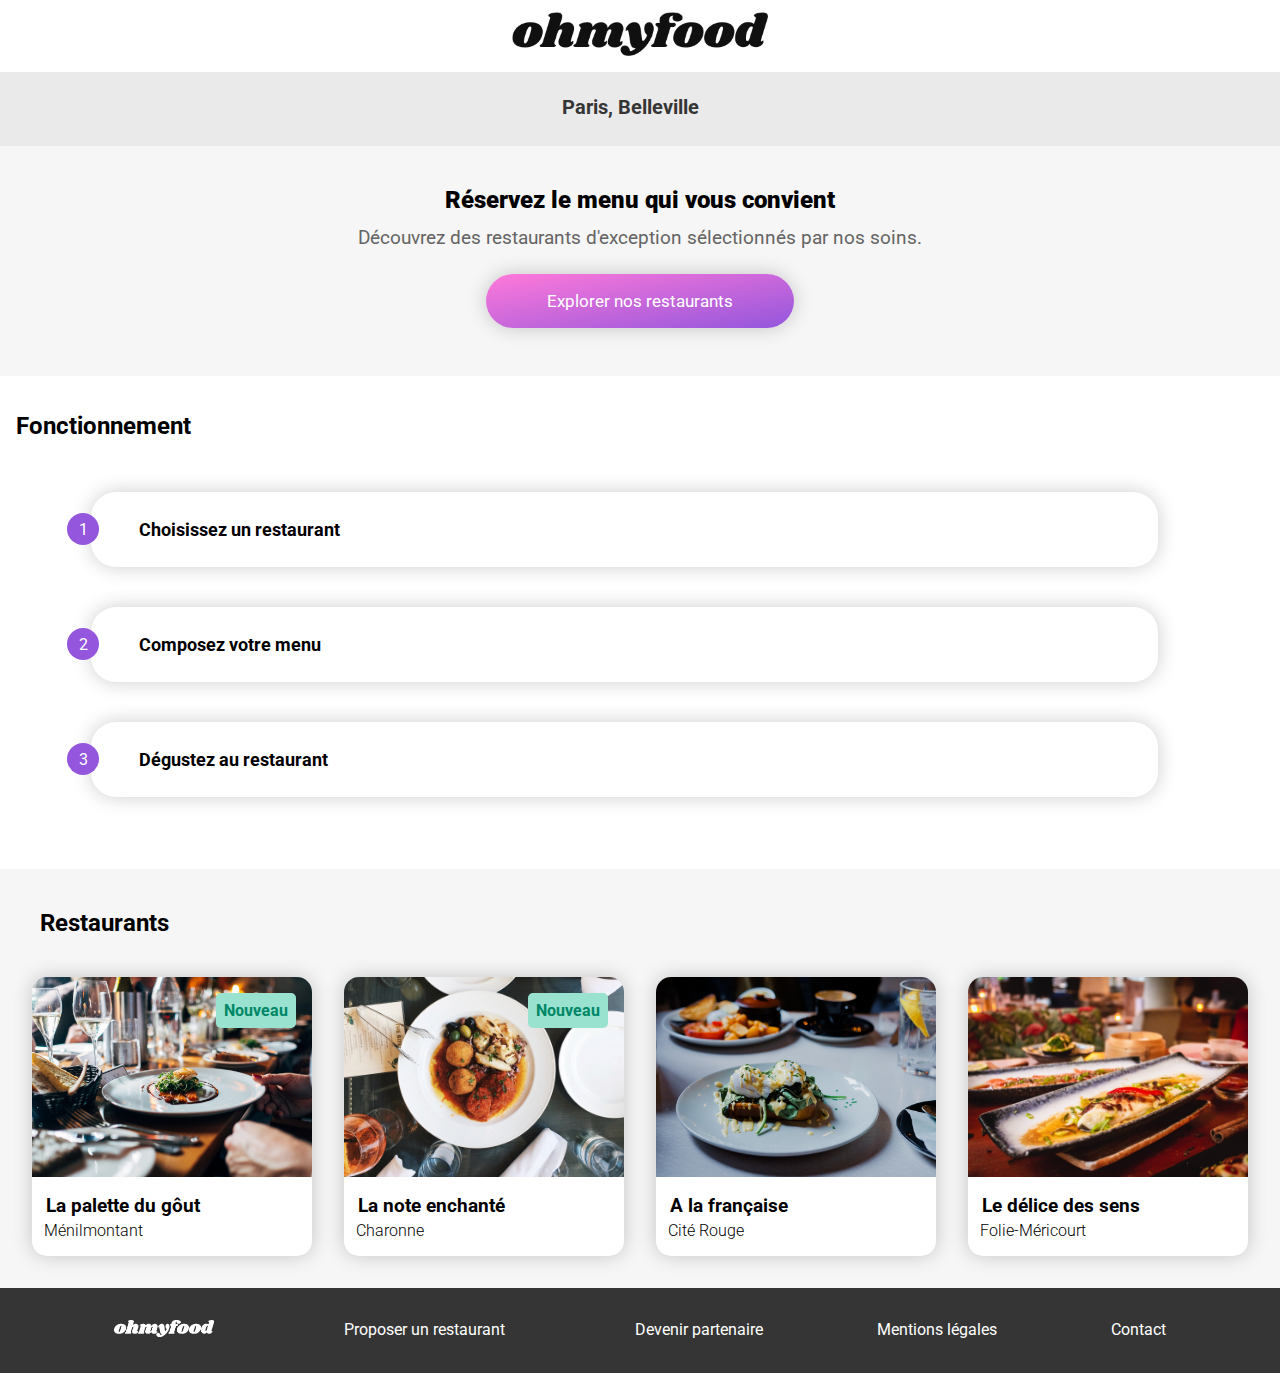
<file: index.html>
<!DOCTYPE html>
<html lang="fr">
<head>
    <meta charset="UTF-8">
    <meta name="viewport" content="width=*, initial-scale=1.0">
    <meta name="description" content="Réservez votre menu dans votre restaurant préférez avec OhMyFood"> 
    <title>OhMyFood</title>
    <link rel="stylesheet" href="css/style.css">
    <link rel="stylesheet" href="https://cdnjs.cloudflare.com/ajax/libs/font-awesome/5.15.1/css/all.min.css" integrity="sha512-+4zCK9k+qNFUR5X+cKL9EIR+ZOhtIloNl9GIKS57V1MyNsYpYcUrUeQc9vNfzsWfV28IaLL3i96P9sdNyeRssA==" crossorigin="anonymous" />
    <link href="https://fonts.googleapis.com/css2?family=Roboto:wght@100;300;400;500;700;900&display=swap" rel="stylesheet">
</head>
<body>

    <div id="spinner">
        <i class="fas fa-hamburger"></i>
    </div>

    
    <div id="logoContainer">
      <img id="logo" src="img/logo.png" alt="Logo">
    </div>
   
    <header>

        <div id="localisation">
            <i class="fas fa-map-marker-alt"></i><input type="text" placeholder="Paris, Belleville">
        </div>

        <div id="subHeader">

            <h1>
                Réservez le menu qui vous convient
            </h1>

            <h2>
                Découvrez des restaurants d'exception sélectionnés par nos soins.
            </h2>


            <button class="btn">
                Explorer nos restaurants 
            </button>
            
        </div>

    </header>

    <section id="fonctionnement">
        
        <h2>
            Fonctionnement
        </h2>

        <ul>
            <li>
                <span>1</span><i class="fas fa-mobile-alt"></i><h3>Choisissez un restaurant</h3>
            </li>
            <li>
                <span>2</span><i class="fas fa-list-ul"></i><h3>Composez votre menu</h3>
            </li>
            <li>
                <span>3</span><i class="fas fa-store"></i><h3>Dégustez au restaurant</h3>
            </li>
        </ul>
    

    </section>

    <main id="restaurants">

        <h2>Restaurants</h2>
        <div>

            <section class="card">
           
                <a href="palette.html" >
                    
                    <img src="img/palette.jpg" alt="La palette du gôut">
                    <span>Nouveau</span>
             
                </a>

                <h3>La palette du gôut</h3>

                <input id="toggle-heart" type="checkbox"/>
                <label for="toggle-heart" aria-label="like">
                    <i class="far fa-heart emptyHeart"></i><i class="fas fa-heart fullHeart "></i>
                </label>

                <p>Ménilmontant</p>

            </section>


            <section class="card">
               
                <a href="enchante.html" >
                    
                    <img src="img/note.jpg" alt="La note ecnhanté">
                    <span>Nouveau</span>
                </a>
                    <h3>La note enchanté</h3>
                  
                    <input id="toggle-heart1" type="checkbox"/>
                    <label for="toggle-heart1" aria-label="like">
                        <i class="far fa-heart emptyHeart"></i><i class="fas fa-heart fullHeart "></i>
                    </label>

                    <p>Charonne</p>
                
            </section>
            
            <section class="card">
              
                <a href="francaise.html">
                    <img src="img/français.jpg" alt="A la française">
                </a>
              
                <h3>A la française</h3>
              
                <input id="toggle-heart2" type="checkbox"/>
                <label for="toggle-heart2" aria-label="like">
                    <i class="far fa-heart emptyHeart"></i><i class="fas fa-heart fullHeart "></i>
                </label>
                
                <p>Cité Rouge</p>
              
                
            </section>
            
            <section class="card">
              
                <a href="delice.html">
                    
                    <img src="img/délice.jpg" alt="Le délice des sens">
                </a>
                
                <h3>Le délice des sens</h3>
              
                <input id="toggle-heart3" type="checkbox"/>
                <label for="toggle-heart3" aria-label="like">
                    <i class="far fa-heart emptyHeart"></i><i class="fas fa-heart fullHeart "></i>
                </label>
               
                <p>Folie-Méricourt</p>
                
            </section>
       
        </div>

    </main>

    <footer>

        <ul>
            <li><img id="logoFooter" src="img/ohmyfoodwhite.png" alt="Logo"></li>
            <li><i class="fas fa-utensils"></i>Proposer un restaurant</li>
            <li><i class="fas fa-hands-helping"></i>Devenir partenaire</li>
            <li>Mentions légales</li>
            <li><address><a id="contact" href="mailto:OhMyFood@gmail.com">Contact</a></address></li>
            
        </ul>

    </footer>



</body>
</html>
</file>
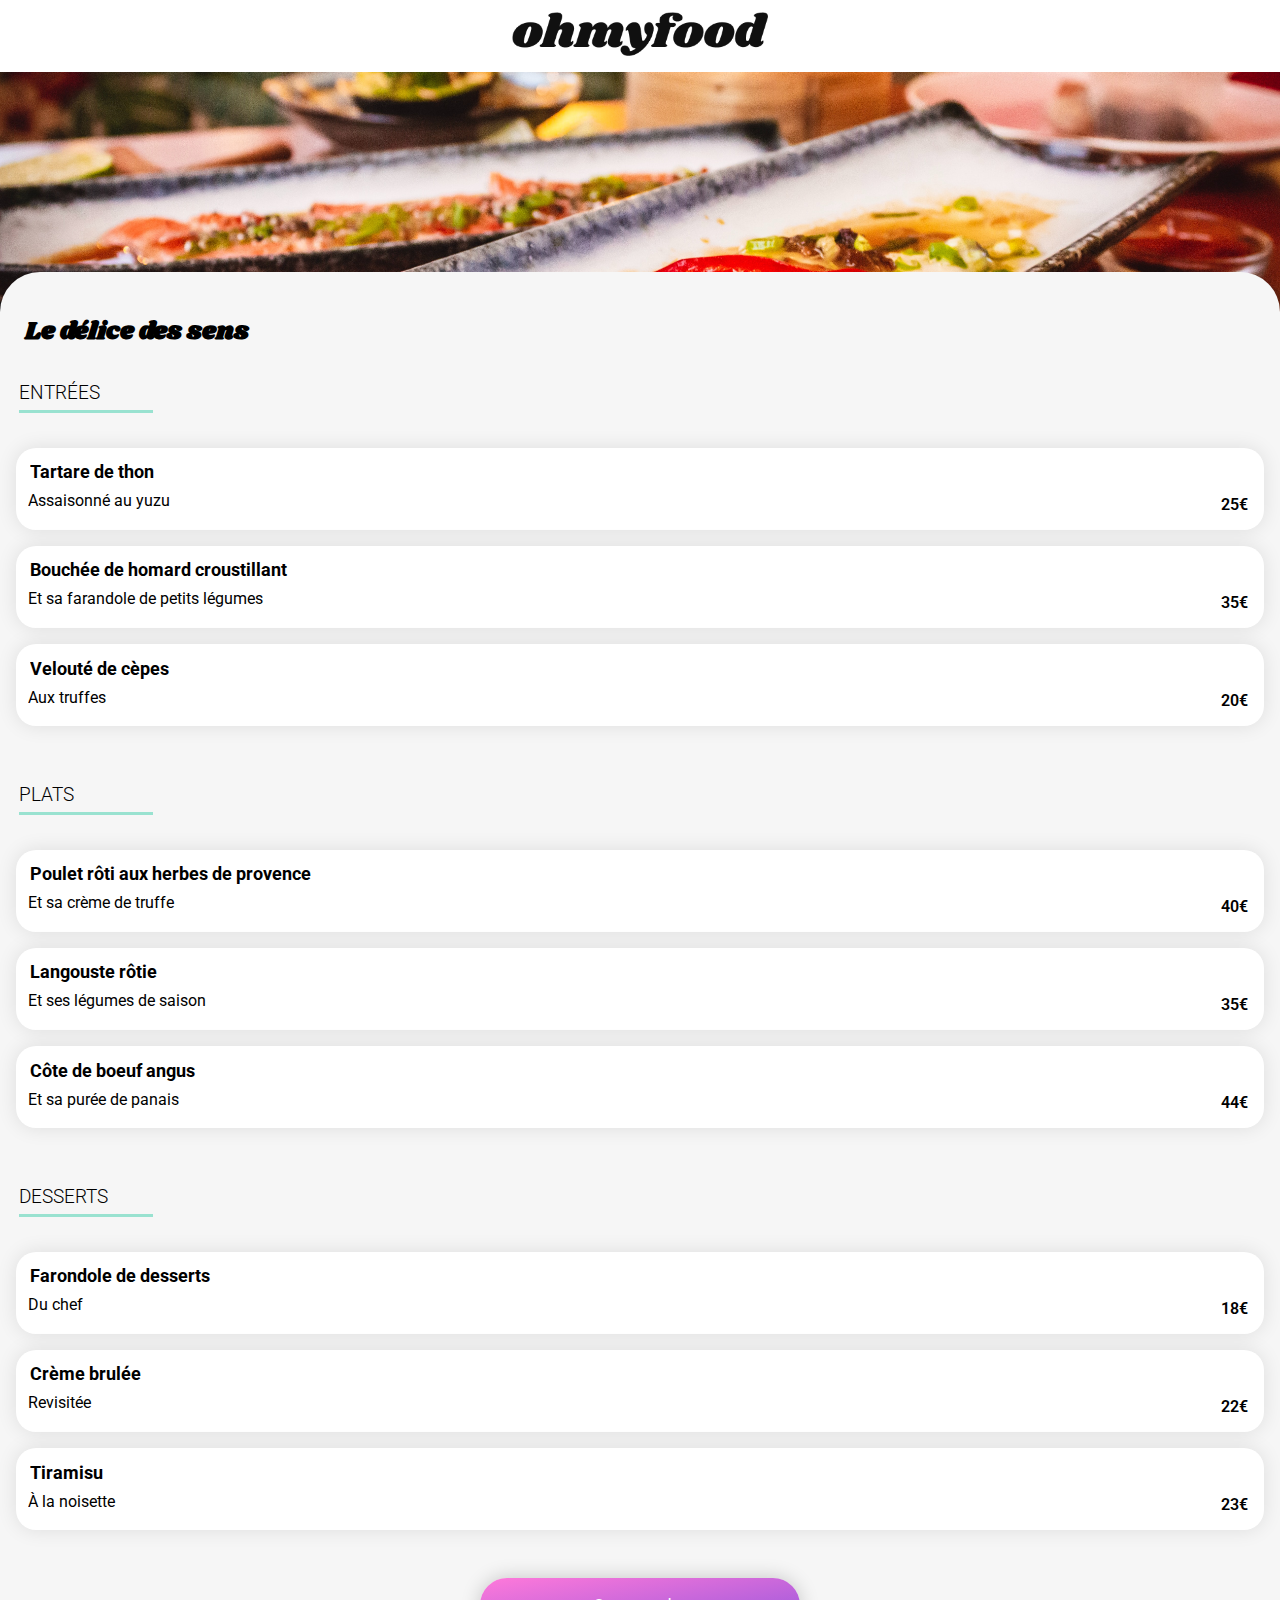
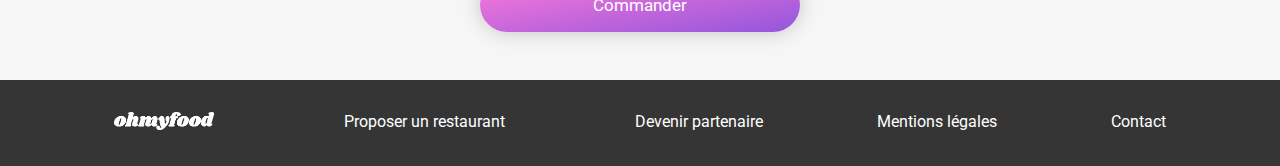
<file: delice.html>
<!DOCTYPE html>
<html lang="fr">
    <head>
        <meta charset="UTF-8">
        <meta name="viewport" content="width=*, initial-scale=1.0">
        <meta name="description" content="Resérvez votre menu, Le délice des sens ">
        <title>Le délice des sens</title>
        <link rel="stylesheet" href="css/style.css">
        <link rel="stylesheet" href="https://cdnjs.cloudflare.com/ajax/libs/font-awesome/5.15.1/css/all.min.css" integrity="sha512-+4zCK9k+qNFUR5X+cKL9EIR+ZOhtIloNl9GIKS57V1MyNsYpYcUrUeQc9vNfzsWfV28IaLL3i96P9sdNyeRssA==" crossorigin="anonymous" />
        <link href="https://fonts.googleapis.com/css2?family=Roboto:ital,wght@0,100;0,300;0,400;0,500;1,700;1,900&family=Shrikhand&display=swap" rel="stylesheet">
    </head>
<body>
    
    <div id="logoContainer">
        <a href="index.html"><i class="fas fa-arrow-left"></i></a>
        <img id="logo" src="img/logo.png" alt="Logo">
    </div>


    <section id="menuDélice" class="menu">
        
        <div class="menuContaniner">
           
            <h1>
                Le délice des sens<i class="far fa-heart"></i>
            </h1>

            <h2>
                ENTR&Eacute;ES
            </h2>
            
            <ul id="entrées">
                <li>
                    <div class="titleMenu">
                        <h3>Tartare de thon</h3>
                        <p>Assaisonné au yuzu</p>
                    </div>
                
                    <div class="subMenu">
                        <span>
                            25€
                        </span>
                        <div class="check">
                            <i class="fas fa-check-circle"></i>
                        </div>
                    </div>
                </li>
                <li>
                    <div class="titleMenu">
                        <h3>Bouchée de homard croustillant</h3>
                        <p>Et sa farandole de petits légumes</p>
                    </div>
                
                    <div class="subMenu">
                        <span>
                            35€
                        </span>
                        <div class="check">
                            <i class="fas fa-check-circle"></i>
                        </div>
                    </div>
                </li>
                <li>
                    <div class="titleMenu">
                        <h3>Velouté de cèpes</h3>
                        <p>Aux truffes</p>
                    </div>
                
                    <div class="subMenu">
                        <span>
                            20€
                        </span>
                        <div class="check">
                            <i class="fas fa-check-circle"></i>
                        </div>
                    </div>
                </li>
                

            </ul>
            
            <h2>
                PLATS
            </h2>
            
            <ul id="plats">
                
                <li>
                    <div class="titleMenu">
                        <h3>Poulet rôti aux herbes de provence</h3>
                        <p>Et sa crème de truffe</p>
                    </div>
                
                    <div class="subMenu">
                        <span>
                            40€
                        </span>
                        <div class="check">
                            <i class="fas fa-check-circle"></i>
                        </div>
                    </div>
                </li>

                <li>
                    <div class="titleMenu">
                        <h3>Langouste rôtie</h3>
                        <p>Et ses légumes de saison</p>
                    </div>
                
                    <div class="subMenu">
                        <span>
                            35€
                        </span>
                        <div class="check">
                            <i class="fas fa-check-circle"></i>
                        </div>
                    </div>
                </li>

                <li>
                    <div class="titleMenu">
                        <h3>Côte de boeuf angus</h3>
                        <p>Et sa purée de panais</p>
                    </div>
                
                    <div class="subMenu">
                        <span>
                            44€
                        </span>
                        <div class="check">
                            <i class="fas fa-check-circle"></i>
                        </div>
                    </div>
                </li>
                
            </ul>

            <h2>
                DESSERTS
            </h2>
            
            <ul id="desserts">
                <li>
                    <div class="titleMenu">
                        <h3>Farondole de desserts</h3>
                        <p>Du chef</p>
                    </div>
                
                    <div class="subMenu">
                        <span>
                            18€
                        </span>
                        <div class="check">
                            <i class="fas fa-check-circle"></i>
                        </div>
                    </div>
                </li>
                <li>
                    <div class="titleMenu">
                        <h3>Crème brulée</h3>
                        <p>Revisitée</p>
                    </div>
                
                    <div class="subMenu">
                        <span>
                            22€
                        </span>
                        <div class="check">
                            <i class="fas fa-check-circle"></i>
                        </div>
                    </div>
                </li>
                <li>
                    <div class="titleMenu">
                        <h3>Tiramisu</h3>
                        <p>&Agrave; la noisette</p>
                    </div>
                
                    <div class="subMenu">
                        <span>
                            23€
                        </span>
                        <div class="check">
                            <i class="fas fa-check-circle"></i>
                        </div>
                    </div>
                </li>
            </ul>
     
            <div class="btnContainerCommander">
                <button class="btn">
                    Commander 
                </button>
            </div>

        </div>

        
    </section>










    <footer>

        <ul>
            <li><img id="logoFooter" src="img/ohmyfoodwhite.png" alt="Logo"></li>
            <li><i class="fas fa-utensils"></i>Proposer un restaurant</li>
            <li><i class="fas fa-hands-helping"></i>Devenir partenaire</li>
            <li>Mentions légales</li>
            <li><address><a id="contact" href="mailto:OhMyFood@gmail.com">Contact</a></address></li>
        </ul>

    </footer>

</body>
</html>
</file>
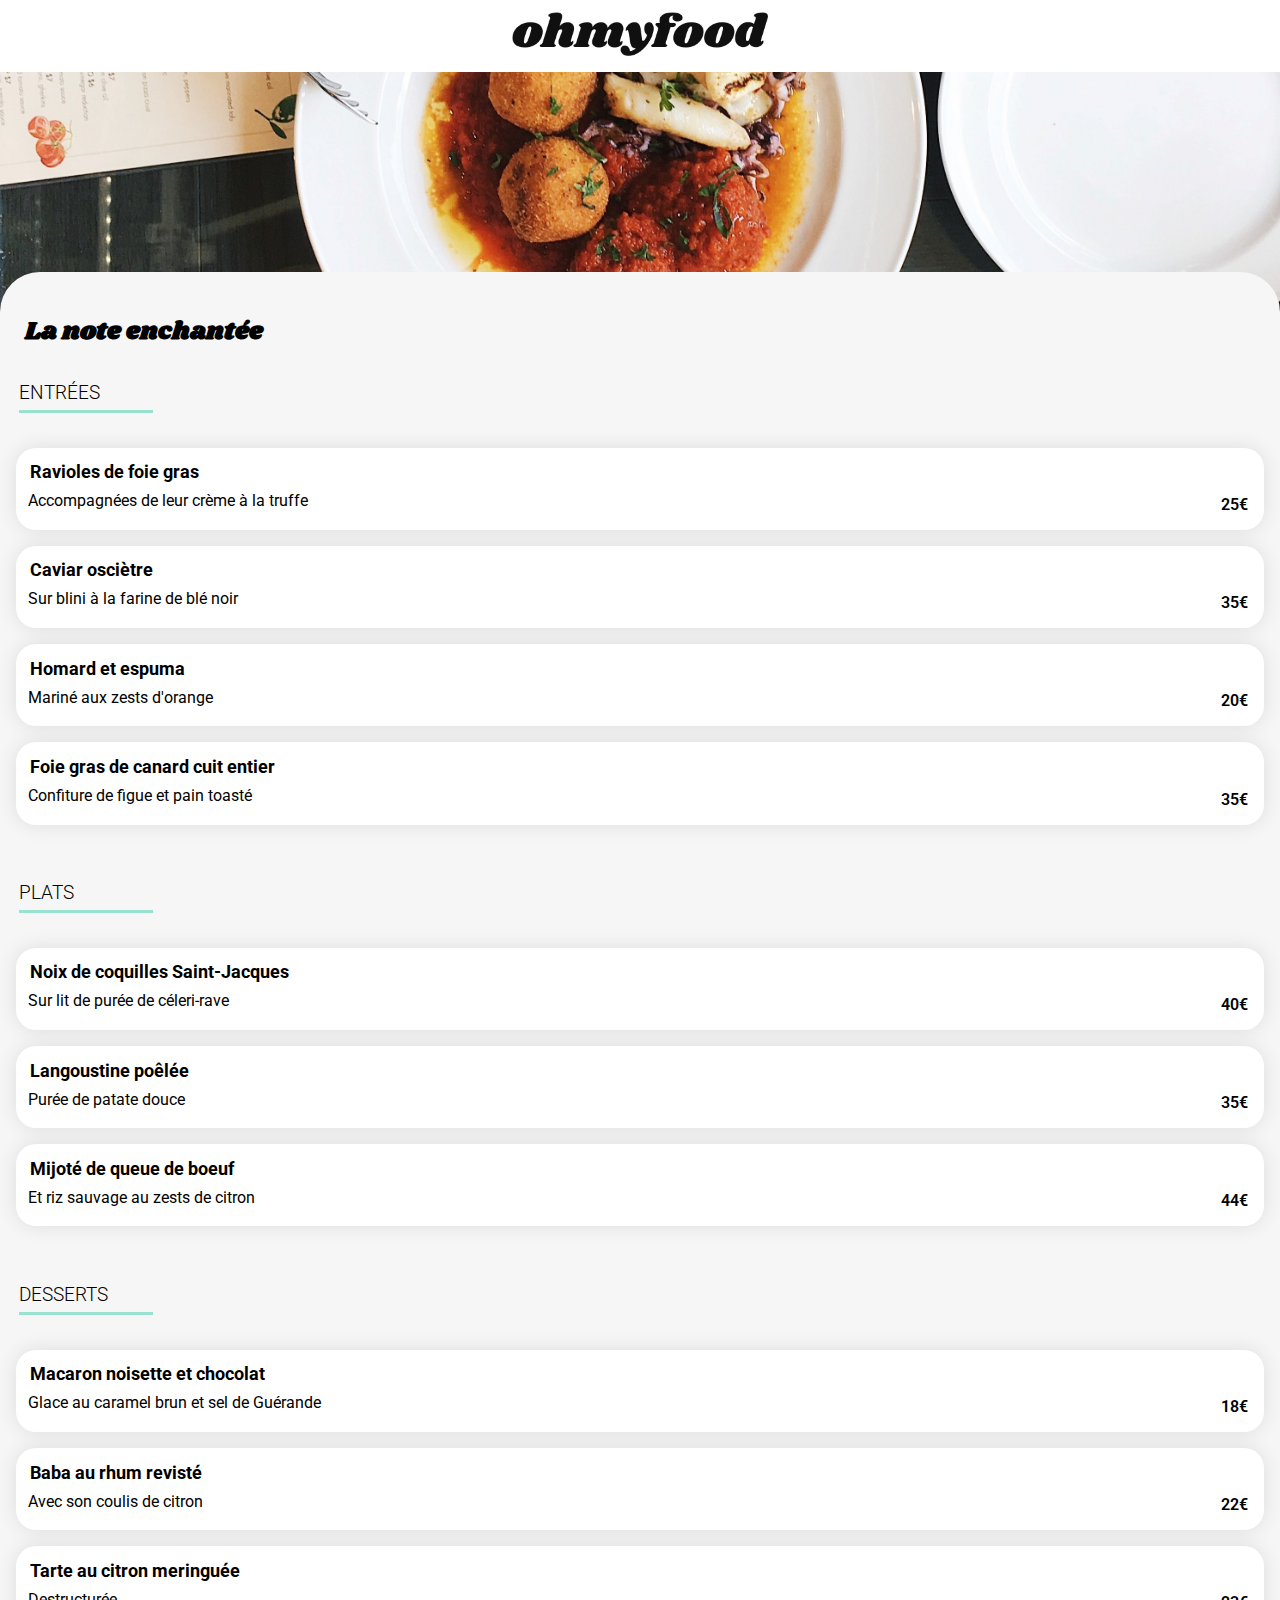
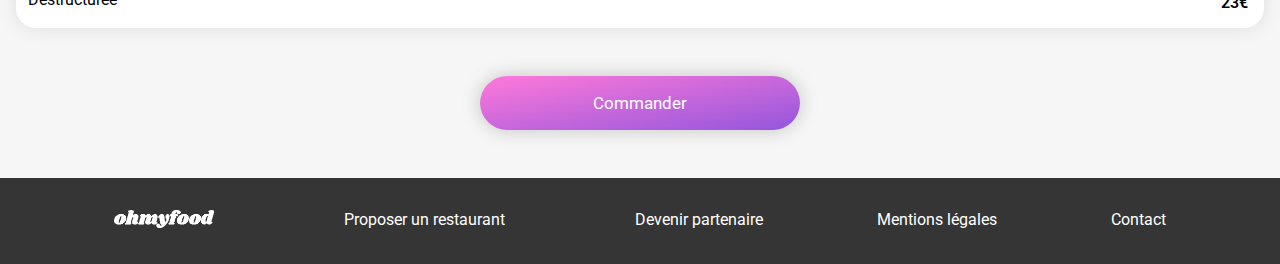
<file: enchante.html>
<!DOCTYPE html>
<html lang="fr">
    <head>
        <meta charset="UTF-8">
        <meta name="viewport" content="width=*, initial-scale=1.0">
        <meta name="description" content="Resérvez votre menu, à la note enchanté ">
        <title>La note enchant&eacute;e</title>
        <link rel="stylesheet" href="css/style.css">
        <link rel="stylesheet" href="https://cdnjs.cloudflare.com/ajax/libs/font-awesome/5.15.1/css/all.min.css" integrity="sha512-+4zCK9k+qNFUR5X+cKL9EIR+ZOhtIloNl9GIKS57V1MyNsYpYcUrUeQc9vNfzsWfV28IaLL3i96P9sdNyeRssA==" crossorigin="anonymous" />
        <link href="https://fonts.googleapis.com/css2?family=Roboto:ital,wght@0,100;0,300;0,400;0,500;1,700;1,900&family=Shrikhand&display=swap" rel="stylesheet">
    </head>
<body>
    
    <div id="logoContainer">
        <a href="index.html"><i class="fas fa-arrow-left"></i></a>
        <img id="logo" src="img/logo.png" alt="Logo">
    </div>


    <section id="menuEnchanté" class="menu">
        
        <div class="menuContaniner">
           
            <h1>
                La note enchant&eacute;e<i class="far fa-heart"></i>
            </h1>

            <h2>
                ENTR&Eacute;ES
            </h2>
            
            <ul id="entrées">
                
                <li>
                    <div class="titleMenu">
                        <h3>Ravioles de foie gras</h3>
                        <p>Accompagnées de leur crème à la truffe</p>
                    </div>
                
                    <div class="subMenu">
                        <span>
                            25€
                        </span>
                        <div class="check">
                            <i class="fas fa-check-circle"></i>
                        </div>
                    </div>

                </li>

                <li>
                    <div class="titleMenu">
                        <h3>Caviar osciètre</h3>
                        <p>Sur blini à la farine de blé noir</p>
                    </div>
                
                    <div class="subMenu">
                        <span>
                            35€
                        </span>
                        <div class="check">
                            <i class="fas fa-check-circle"></i>
                        </div>
                    </div>

                 
                </li>


                <li>
                    <div class="titleMenu">
                        <h3>Homard et espuma</h3>
                        <p>Mariné aux zests d'orange</p>
                    </div>
                
                    <div class="subMenu">
                        <span>
                            20€
                        </span>
                        <div class="check">
                            <i class="fas fa-check-circle"></i>
                        </div>
                    </div>

                 
                </li>

                <li>
                    <div class="titleMenu">
                        <h3>Foie gras de canard cuit entier</h3>
                        <p>Confiture de figue et pain toasté</p>
                    </div>
                
                    <div class="subMenu">
                        <span>
                            35€
                        </span>
                        <div class="check">
                            <i class="fas fa-check-circle"></i>
                        </div>
                    </div>

                 
                </li>

            </ul>
            
            <h2>
                PLATS
            </h2>
            
            <ul id="plats">
              
                <li>
                    <div class="titleMenu">
                        <h3>Noix de coquilles Saint-Jacques</h3>
                        <p>Sur lit de purée de céleri-rave</p>
                    </div>
                
                    <div class="subMenu">
                        <span>
                            40€
                        </span>
                        <div class="check">
                            <i class="fas fa-check-circle"></i>
                        </div>
                    </div>

                 
                </li>
              
                <li>
                    <div class="titleMenu">
                        <h3>Langoustine poêlée</h3>
                        <p>Purée de patate douce</p>
                    </div>
                
                    <div class="subMenu">
                        <span>
                            35€
                        </span>
                        <div class="check">
                            <i class="fas fa-check-circle"></i>
                        </div>
                    </div>

                 
                </li>

                <li>
                    <div class="titleMenu">
                        <h3>Mijoté de queue de boeuf</h3>
                        <p>Et riz sauvage au zests de citron </p>
                    </div>
                
                    <div class="subMenu">
                        <span>
                            44€
                        </span>
                        <div class="check">
                            <i class="fas fa-check-circle"></i>
                        </div>
                    </div>

                 
                </li>


            </ul>

            <h2>
                DESSERTS
            </h2>
            
            <ul id="desserts">

                <li>
                    <div class="titleMenu">
                        <h3>Macaron noisette et chocolat</h3>
                        <p>Glace au caramel brun et sel de Guérande</p>
                    </div>
                
                    <div class="subMenu">
                        <span>
                            18€
                        </span>
                        <div class="check">
                            <i class="fas fa-check-circle"></i>
                        </div>
                    </div>

                 
                </li>

                <li>
                    <div class="titleMenu">
                        <h3>Baba au rhum revisté </h3>
                        <p>Avec son coulis de citron</p>
                    </div>
                
                    <div class="subMenu">
                        <span>
                            22€
                        </span>
                        <div class="check">
                            <i class="fas fa-check-circle"></i>
                        </div>
                    </div>
                
                </li>

                <li>
                    <div class="titleMenu">
                        <h3>Tarte au citron meringuée</h3>
                        <p>Destructurée</p>
                    </div>
                
                    <div class="subMenu">
                        <span>
                            23€
                        </span>
                        <div class="check">
                            <i class="fas fa-check-circle"></i>
                        </div>
                    </div>
                </li>

            </ul>
     
            <div class="btnContainerCommander">
                <button class="btn">
                    Commander 
                </button>
            </div>

        </div>

        
    </section>










    <footer>

        <ul>
            <li><img id="logoFooter" src="img/ohmyfoodwhite.png" alt="Logo"></li>
            <li><i class="fas fa-utensils"></i>Proposer un restaurant</li>
            <li><i class="fas fa-hands-helping"></i>Devenir partenaire</li>
            <li>Mentions légales</li>
            <li><address><a id="contact" href="mailto:OhMyFood@gmail.com">Contact</a></address></li>
        </ul>

    </footer>

</body>
</html>
</file>
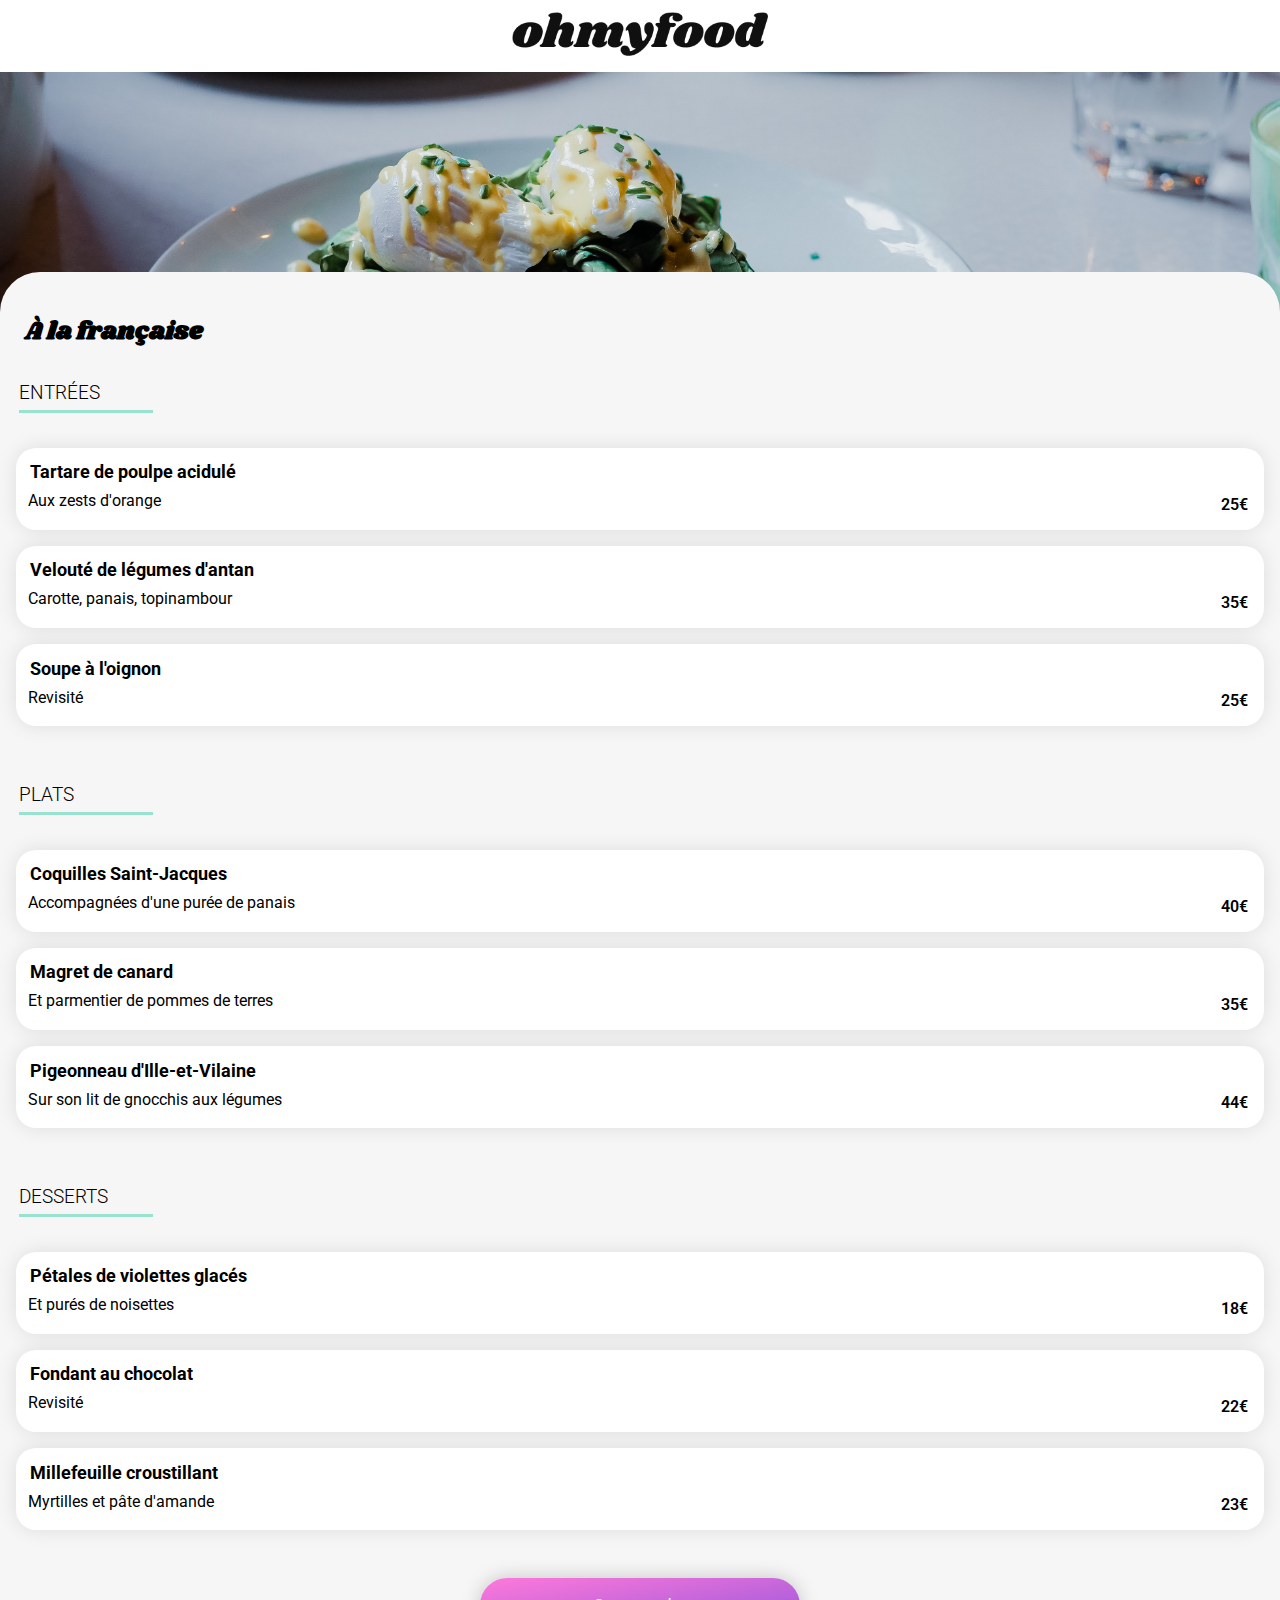
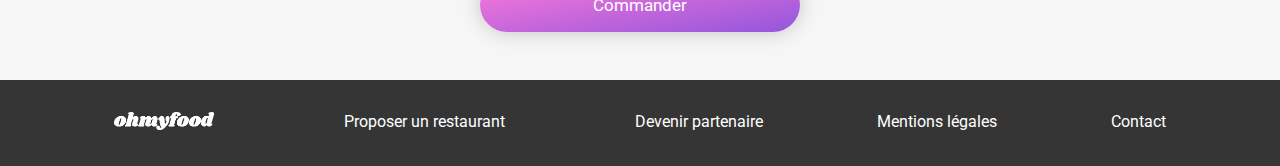
<file: francaise.html>
<!DOCTYPE html>
<html lang="fr">
    <head>
        <meta charset="UTF-8">
        <meta name="viewport" content="width=*, initial-scale=1.0">
        <meta name="description" content="Resérvez votre menu, à la française ">
        <title>A la Française</title>
        <link rel="stylesheet" href="css/style.css">
        <link rel="stylesheet" href="https://cdnjs.cloudflare.com/ajax/libs/font-awesome/5.15.1/css/all.min.css" integrity="sha512-+4zCK9k+qNFUR5X+cKL9EIR+ZOhtIloNl9GIKS57V1MyNsYpYcUrUeQc9vNfzsWfV28IaLL3i96P9sdNyeRssA==" crossorigin="anonymous" />
        <link href="https://fonts.googleapis.com/css2?family=Roboto:ital,wght@0,100;0,300;0,400;0,500;1,700;1,900&family=Shrikhand&display=swap" rel="stylesheet">
    </head>
<body>

    <div id="logoContainer">
        <a href="index.html"><i class="fas fa-arrow-left"></i></a>
        <img id="logo" src="img/logo.png" alt="Logo">
    </div>


    <section id="menuFr" class="menu">
        
        <div class="menuContaniner">
           
            <h1>
                &Agrave; la française <i class="far fa-heart"></i>
            </h1>

            <h2>
                ENTR&Eacute;ES
            </h2>
            
            <ul id="entrées">
                
                <li>
                    <div class="titleMenu">
                        <h3>Tartare de poulpe acidulé</h3>
                        <p>Aux zests d'orange</p>
                    </div>
                
                    <div class="subMenu">
                        <span>
                            25€
                        </span>
                        <div class="check">
                            <i class="fas fa-check-circle"></i>
                        </div>
                    </div>

                </li>
              
                <li>
                    <div class="titleMenu">
                        <h3>Velouté de légumes d'antan</h3>
                        <p>Carotte, panais, topinambour</p>
                    </div>
                
                    <div class="subMenu">
                        <span>
                            35€
                        </span>
                        <div class="check">
                            <i class="fas fa-check-circle"></i>
                        </div>
                    </div>

                </li>
              
                <li>
                    <div class="titleMenu">
                        <h3>Soupe à l'oignon</h3>
                        <p>Revisité</p>
                    </div>
                
                    <div class="subMenu">
                        <span>
                            25€
                        </span>
                        <div class="check">
                            <i class="fas fa-check-circle"></i>
                        </div>
                    </div>

                </li>
            </ul>
            
            <h2>
                PLATS
            </h2>
            
            <ul id="plats">

                <li>
                    <div class="titleMenu">
                        <h3>Coquilles Saint-Jacques</h3>
                        <p>Accompagnées d'une purée de panais</p>
                    </div>
                
                    <div class="subMenu">
                        <span>
                            40€
                        </span>
                        <div class="check">
                            <i class="fas fa-check-circle"></i>
                        </div>
                    </div>

                </li>
                <li>
                    <div class="titleMenu">
                        <h3>Magret de canard</h3>
                        <p>Et parmentier de pommes de terres</p>
                    </div>
                
                    <div class="subMenu">
                        <span>
                            35€
                        </span>
                        <div class="check">
                            <i class="fas fa-check-circle"></i>
                        </div>
                    </div>

                </li>

                <li>
                    <div class="titleMenu">
                        <h3>Pigeonneau d'Ille-et-Vilaine</h3>
                        <p>Sur son lit de gnocchis aux légumes</p>
                    </div>
                
                    <div class="subMenu">
                        <span>
                            44€
                        </span>
                        <div class="check">
                            <i class="fas fa-check-circle"></i>
                        </div>
                    </div>

                </li>

            </ul>

            <h2>
                DESSERTS
            </h2>
            
            <ul id="desserts">

                <li>
                    <div class="titleMenu">
                        <h3>Pétales de violettes glacés</h3>
                        <p>Et purés de noisettes</p>
                    </div>
                
                    <div class="subMenu">
                        <span>
                            18€
                        </span>
                        <div class="check">
                            <i class="fas fa-check-circle"></i>
                        </div>
                    </div>

                </li>

                <li>
                    <div class="titleMenu">
                        <h3>Fondant au chocolat</h3>
                        <p>Revisité</p>
                    </div>
                
                    <div class="subMenu">
                        <span>
                            22€
                        </span>
                        <div class="check">
                            <i class="fas fa-check-circle"></i>
                        </div>
                    </div>

                </li>
                
                <li>
                    <div class="titleMenu">
                        <h3>Millefeuille croustillant</h3>
                        <p>Myrtilles et pâte d'amande</p>
                    </div>
                
                    <div class="subMenu">
                        <span>
                            23€
                        </span>
                        <div class="check">
                            <i class="fas fa-check-circle"></i>
                        </div>
                    </div>

                </li>


            </ul>
     
            <div class="btnContainerCommander">
                <button class="btn">
                    Commander 
                </button>
            </div>

        </div>

        
    </section>


    <footer>

        <ul>
            <li><img id="logoFooter" src="img/ohmyfoodwhite.png" alt="Logo"></li>
            <li><i class="fas fa-utensils"></i>Proposer un restaurant</li>
            <li><i class="fas fa-hands-helping"></i>Devenir partenaire</li>
            <li>Mentions légales</li>
            <li><address><a id="contact" href="mailto:OhMyFood@gmail.com">Contact</a></address></li>
        </ul>

    </footer>

</body>
</html>
</file>
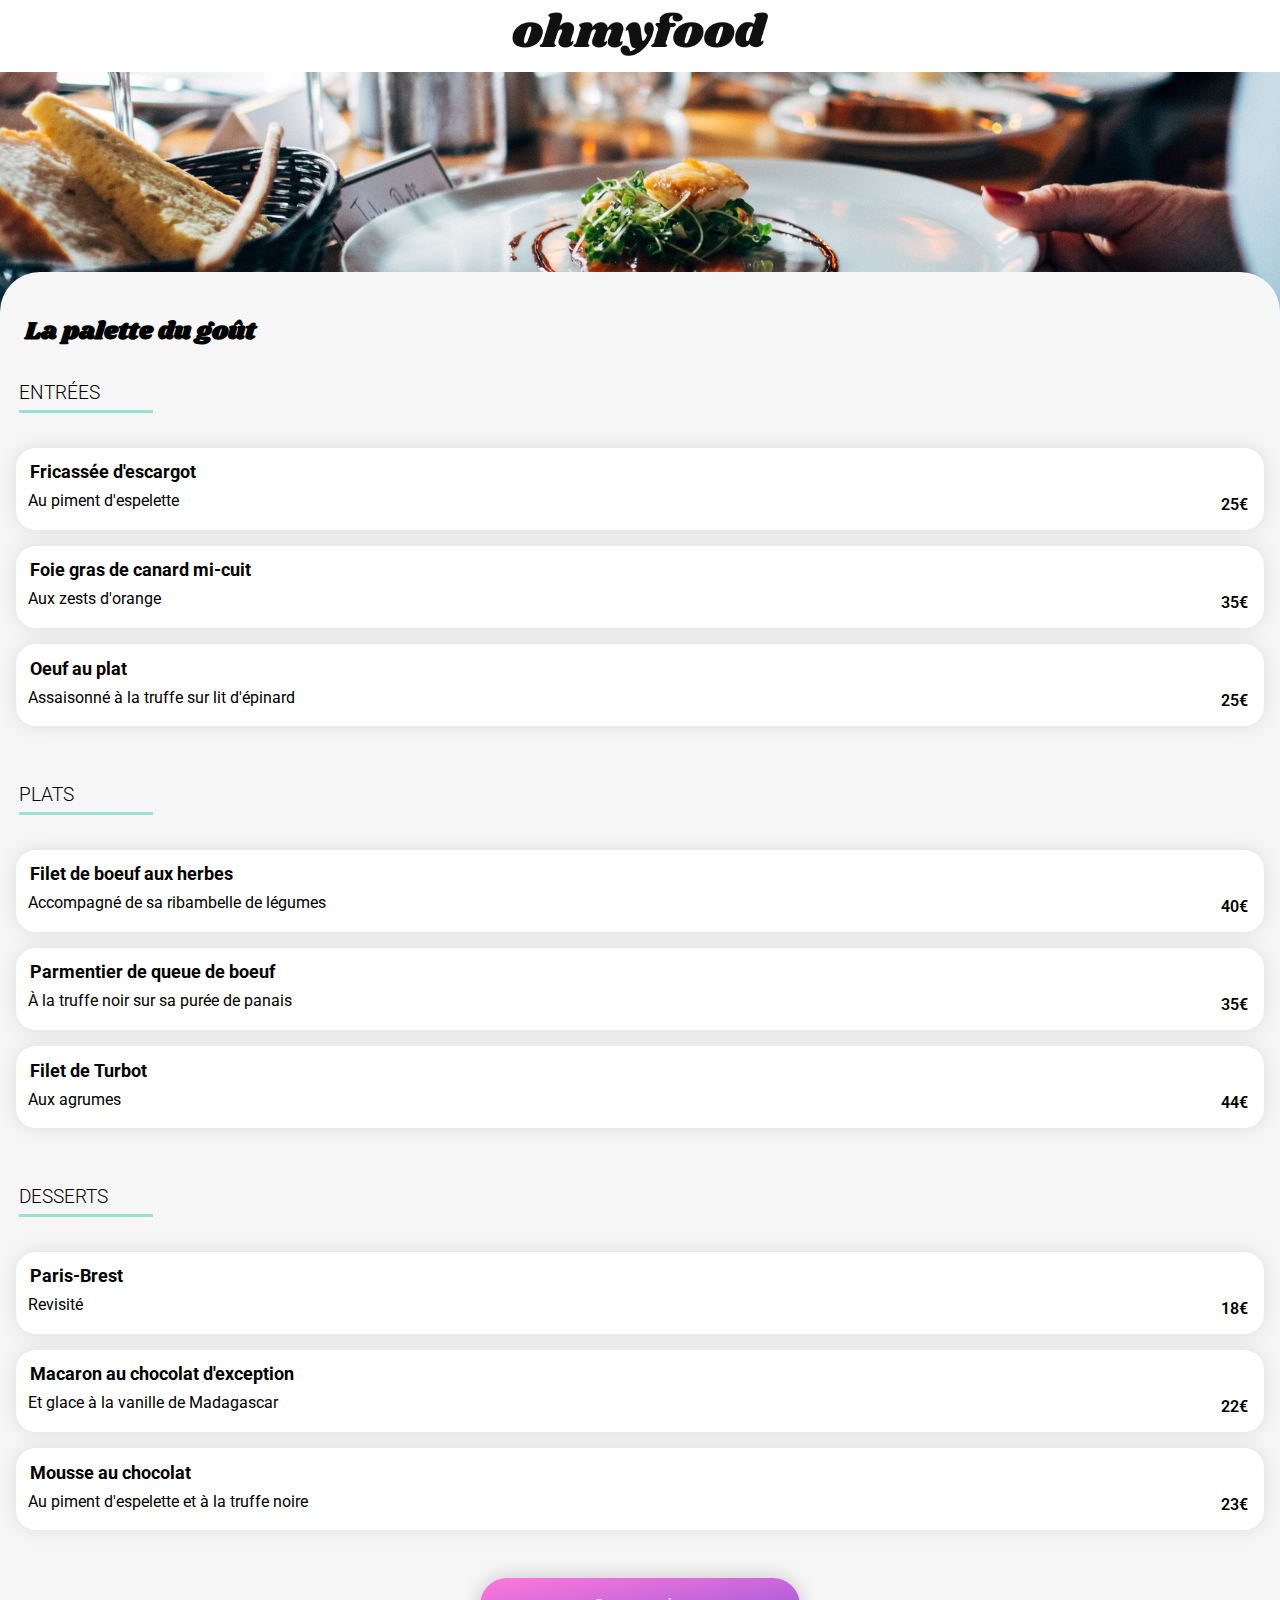
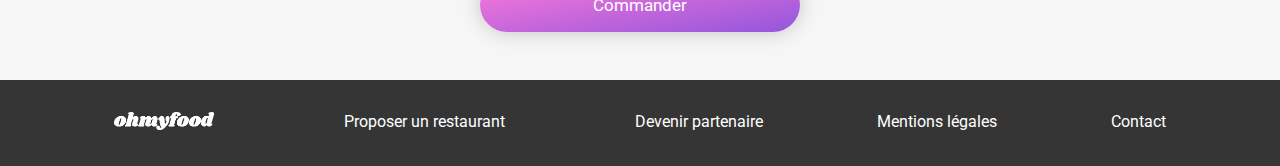
<file: palette.html>
<!DOCTYPE html>
<html lang="fr">
    <head>
        <meta charset="UTF-8">
        <meta name="viewport" content="width=*, initial-scale=1.0">
        <meta name="description" content="Resérvez votre menu, à la palette du goût">
        <title>La palette du goût</title>
        <link rel="stylesheet" href="css/style.css">
        <link rel="stylesheet" href="https://cdnjs.cloudflare.com/ajax/libs/font-awesome/5.15.1/css/all.min.css" integrity="sha512-+4zCK9k+qNFUR5X+cKL9EIR+ZOhtIloNl9GIKS57V1MyNsYpYcUrUeQc9vNfzsWfV28IaLL3i96P9sdNyeRssA==" crossorigin="anonymous" />
        <link href="https://fonts.googleapis.com/css2?family=Roboto:ital,wght@0,100;0,300;0,400;0,500;1,700;1,900&family=Shrikhand&display=swap" rel="stylesheet">
    </head>
<body>
    
    <div id="logoContainer">
        <a href="index.html"><i class="fas fa-arrow-left"></i></a>
        <img id="logo" src="img/logo.png" alt="Logo">
    </div>


    <section id="menuPalette" class="menu">
        
        <div class="menuContaniner" >
           
            <h1>
                La palette du goût<i class="far fa-heart"></i>
            </h1>

            <h2>
                ENTR&Eacute;ES
            </h2>
            
            <ul id="entrées">
                <li>
                    <div class="titleMenu">
                        <h3>Fricassée d'escargot</h3>
                        <p>Au piment d'espelette</p>
                    </div>
                
                    <div class="subMenu">
                        <span>
                            25€
                        </span>
                        <div class="check">
                            <i class="fas fa-check-circle"></i>
                        </div>
                    </div>

                </li>

                <li>
                    <div class="titleMenu">
                        <h3>Foie gras de canard mi-cuit</h3>
                        <p>Aux zests d'orange</p>
                    </div>
                
                    <div class="subMenu">
                        <span>
                            35€
                        </span>
                        <div class="check">
                            <i class="fas fa-check-circle"></i>
                        </div>
                    </div>

                </li>

                <li>
                    <div class="titleMenu">
                        <h3>Oeuf au plat</h3>
                        <p>Assaisonné à la truffe sur lit d'épinard</p>
                    </div>
                
                    <div class="subMenu">
                        <span>
                            25€
                        </span>
                        <div class="check">
                            <i class="fas fa-check-circle"></i>
                        </div>
                    </div>

                </li>

                
            </ul>
            
            <h2>
                PLATS
            </h2>
            
            <ul id="plats">
                
                <li>
                    <div class="titleMenu">
                        <h3>Filet de boeuf aux herbes</h3>
                        <p>Accompagné de sa ribambelle de légumes</p>
                    </div>
                
                    <div class="subMenu">
                        <span>
                            40€
                        </span>
                        <div class="check">
                            <i class="fas fa-check-circle"></i>
                        </div>
                    </div>

                </li>
                <li>
                    <div class="titleMenu">
                        <h3>Parmentier de queue de boeuf</h3>
                        <p>&Agrave; la truffe noir sur sa purée de panais</p>
                    </div>
                
                    <div class="subMenu">
                        <span>
                            35€
                        </span>
                        <div class="check">
                            <i class="fas fa-check-circle"></i>
                        </div>
                    </div>

                </li>

                <li>
                    <div class="titleMenu">
                        <h3>Filet de Turbot</h3>
                        <p>Aux agrumes</p>
                    </div>
                
                    <div class="subMenu">
                        <span>
                            44€
                        </span>
                        <div class="check">
                            <i class="fas fa-check-circle"></i>
                        </div>
                    </div>

                </li>

            </ul>

            <h2>
                DESSERTS
            </h2>
            
            <ul id="desserts">
                <li>
                    <div class="titleMenu">
                        <h3>Paris-Brest</h3>
                        <p>Revisité</p>
                    </div>
                
                    <div class="subMenu">
                        <span>
                            18€
                        </span>
                        <div class="check">
                            <i class="fas fa-check-circle"></i>
                        </div>
                    </div>

                </li>

                <li>
                    <div class="titleMenu">
                        <h3>Macaron au chocolat d'exception</h3>
                        <p>Et glace à la vanille de Madagascar</p>
                    </div>
                
                    <div class="subMenu">
                        <span>
                            22€
                        </span>
                        <div class="check">
                            <i class="fas fa-check-circle"></i>
                        </div>
                    </div>

                </li>

                <li>
                    <div class="titleMenu">
                        <h3>Mousse au chocolat</h3>
                        <p>Au piment d'espelette et à la truffe noire</p>
                    </div>
                
                    <div class="subMenu">
                        <span>
                            23€
                        </span>
                        <div class="check">
                            <i class="fas fa-check-circle"></i>
                        </div>
                    </div>

                </li>

            </ul>
     
            <div class="btnContainerCommander">
                <button class="btn">
                    Commander 
                </button>
            </div>

        </div>

        
    </section>










    <footer>

        <ul>
            <li><img id="logoFooter" src="img/ohmyfoodwhite.png" alt="Logo"></li>
            <li><i class="fas fa-utensils"></i>Proposer un restaurant</li>
            <li><i class="fas fa-hands-helping"></i>Devenir partenaire</li>
            <li>Mentions légales</li>
            <li><address><a id="contact" href="mailto:OhMyFood@gmail.com">Contact</a></address></li>
        </ul>

    </footer>

</body>
</html>
</file>
<file: css/style.css>
@charset "UTF-8";
* {
  font-family: 'Roboto', sans-serif;
}

/** font-family: 'Shrikhand', cursive; **/
body {
  margin: 0;
}

#spinner {
  position: fixed;
  background-color: grey;
  -webkit-animation: spinner ease-in 1.5s;
          animation: spinner ease-in 1.5s;
  height: 0%;
  width: 100%;
  opacity: 0;
  top: 0;
  right: 0;
}

@-webkit-keyframes spinner {
  0% {
    opacity: 100%;
  }
  1% {
    height: 100%;
    opacity: 100%;
    z-index: 1000;
  }
  50% {
    opacity: 100%;
    z-index: 1000;
  }
  75% {
    opacity: 75%;
    z-index: 1000;
  }
  99% {
    opacity: 40%;
    z-index: 1000;
    height: 100%;
  }
  100% {
    opacity: 0%;
    height: 0%;
  }
}

@keyframes spinner {
  0% {
    opacity: 100%;
  }
  1% {
    height: 100%;
    opacity: 100%;
    z-index: 1000;
  }
  50% {
    opacity: 100%;
    z-index: 1000;
  }
  75% {
    opacity: 75%;
    z-index: 1000;
  }
  99% {
    opacity: 40%;
    z-index: 1000;
    height: 100%;
  }
  100% {
    opacity: 0%;
    height: 0%;
  }
}

#spinner i {
  position: relative;
  top: 50%;
  left: 49%;
  font-size: 40px;
  color: #f6f6f6;
  -webkit-animation: spinBurger 1.5s linear infinite;
          animation: spinBurger 1.5s linear infinite;
}

@-webkit-keyframes spinBurger {
  100% {
    -webkit-transform: rotate(720deg);
    transform: rotate(720deg);
  }
}

@keyframes spinBurger {
  100% {
    -webkit-transform: rotate(720deg);
    transform: rotate(720deg);
  }
}

#logoContainer {
  text-align: center;
}

#logoContainer a {
  color: black;
  position: absolute;
  top: 20px;
  left: 20px;
  font-size: 20px;
}

#logoContainer img {
  width: 50%;
  padding: 0.75em;
}

header {
  text-align: center;
  z-index: 1002;
  background-color: #f6f6f6;
}

header #localisation {
  background-color: #eaeaea;
  padding: 1em;
}

header #localisation i {
  font-size: 20px;
  color: #353535;
  margin-right: 1em;
}

header #localisation input {
  background-color: #eaeaea;
  border: none;
  min-height: 40px;
}

header #localisation input::-webkit-input-placeholder {
  font-size: 20px;
  font-weight: bold;
  color: #353535;
}

header #localisation input:-ms-input-placeholder {
  font-size: 20px;
  font-weight: bold;
  color: #353535;
}

header #localisation input::-ms-input-placeholder {
  font-size: 20px;
  font-weight: bold;
  color: #353535;
}

header #localisation input::placeholder {
  font-size: 20px;
  font-weight: bold;
  color: #353535;
}

header #subHeader {
  margin: 1em;
  padding: 0.5em;
  padding-bottom: 3em;
}

header #subHeader button {
  margin-top: 1em;
}

header #subHeader h1 {
  font-weight: 900;
  margin-bottom: 0.5em;
  font-size: 24px;
}

header #subHeader h2 {
  color: #656565;
  font-weight: 400;
  margin: 0.4em;
  font-size: 19px;
}

#fonctionnement {
  margin: 1em;
  display: -webkit-box;
  display: -ms-flexbox;
  display: flex;
  -webkit-box-orient: vertical;
  -webkit-box-direction: normal;
      -ms-flex-direction: column;
          flex-direction: column;
}

#fonctionnement h2 {
  margin-bottom: 1.5em;
}

#fonctionnement ul {
  padding: 0;
  width: 95%;
  margin-left: 1em;
}

#fonctionnement li {
  display: -webkit-box;
  display: -ms-flexbox;
  display: flex;
  -webkit-box-orient: horizontal;
  -webkit-box-direction: normal;
      -ms-flex-direction: row;
          flex-direction: row;
  text-align: left;
  width: 90%;
  margin: auto;
  margin-bottom: 2.5em;
  border: none;
  border-radius: 25px;
  height: 75px;
  -webkit-box-shadow: 0px 0px 20px 0px rgba(0, 0, 0, 0.2);
  box-shadow: 0px 0px 20px 0px rgba(0, 0, 0, 0.2);
}

#fonctionnement li span {
  border-radius: 30px;
  background-color: #9356DC;
  width: 8px;
  height: 8px;
  color: white;
  padding: 0.75em;
  line-height: 10px;
  margin: auto;
  margin-left: -1.5em;
  margin-right: 0;
}

#fonctionnement li h3 {
  margin: auto;
  margin-left: 0;
  margin-right: 0;
  font-size: 18px;
}

#fonctionnement li i {
  font-size: 20px;
  margin: auto;
  margin-left: 1em;
  margin-right: 1em;
  color: #7e7e7e;
}

#fonctionnement li:hover {
  background-color: #f5edff;
}

#fonctionnement li:hover i {
  color: #9356DC;
}

#restaurants {
  background-color: #f6f6f6;
  padding-top: 1em;
}

#restaurants h2 {
  margin: 1em;
}

#restaurants div {
  display: -webkit-box;
  display: -ms-flexbox;
  display: flex;
  -webkit-box-orient: vertical;
  -webkit-box-direction: normal;
      -ms-flex-direction: column;
          flex-direction: column;
  -webkit-box-pack: justify;
      -ms-flex-pack: justify;
          justify-content: space-between;
}

#restaurants div .card {
  display: -webkit-box;
  display: -ms-flexbox;
  display: flex;
  -webkit-box-orient: vertical;
  -webkit-box-direction: normal;
      -ms-flex-direction: column;
          flex-direction: column;
  position: relative;
  width: 90%;
  margin: auto;
  overflow: hidden;
  border-radius: 15px;
  background-color: white;
  margin-bottom: 2em;
  text-decoration: none;
  color: black;
  -webkit-box-shadow: 0px 0px 20px 0px rgba(0, 0, 0, 0.2);
  box-shadow: 0px 0px 20px 0px rgba(0, 0, 0, 0.2);
  z-index: 0;
}

#restaurants div .card a {
  width: 100%;
  margin: 0;
}

#restaurants div .card a img {
  height: 200px;
  width: 100%;
  -o-object-fit: cover;
     object-fit: cover;
}

#restaurants div .card h3 {
  margin: 0.75em;
  margin-bottom: 0;
}

#restaurants div .card p {
  margin: 0.75em;
  margin-bottom: 1em;
  font-weight: 300;
  margin-top: 0.25em;
}

#restaurants div .card #toggle-heart, #restaurants div .card #toggle-heart1, #restaurants div .card #toggle-heart2, #restaurants div .card #toggle-heart3 {
  position: absolute;
  right: 15px;
  bottom: 20px;
  opacity: 0;
  z-index: 1000;
  height: 25px;
}

#restaurants div .card #toggle-heart + label .fullHeart, #restaurants div .card #toggle-heart1 + label .fullHeart, #restaurants div .card #toggle-heart2 + label .fullHeart, #restaurants div .card #toggle-heart3 + label .fullHeart {
  display: none;
}

#restaurants div .card #toggle-heart:checked + label .emptyHeart, #restaurants div .card #toggle-heart1:checked + label .emptyHeart, #restaurants div .card #toggle-heart2:checked + label .emptyHeart, #restaurants div .card #toggle-heart3:checked + label .emptyHeart {
  display: none;
}

#restaurants div .card #toggle-heart:checked + label .fullHeart, #restaurants div .card #toggle-heart1:checked + label .fullHeart, #restaurants div .card #toggle-heart2:checked + label .fullHeart, #restaurants div .card #toggle-heart3:checked + label .fullHeart {
  color: #9356DC;
  display: block;
}

#restaurants div .card .emptyHeart, #restaurants div .card .fullHeart {
  position: absolute;
  right: 15px;
  bottom: 20px;
  font-size: 23px;
}

#restaurants div .card span {
  position: absolute;
  top: 1em;
  right: 1em;
  background-color: #99E2D0;
  padding: 0.5em;
  font-weight: bold;
  color: #008766;
  border-radius: 5px;
}

footer {
  background-color: #353535;
  margin: 0;
  padding: 0;
}

footer ul {
  margin: 0;
  padding: 1em;
  list-style-type: none;
}

footer li {
  color: white;
  margin: 1em;
}

footer li address {
  font-style: normal;
}

footer li a {
  color: white;
  text-decoration: none;
}

footer li i {
  color: white;
  margin-right: 1em;
}

#logoFooter {
  width: 100px;
  color: white;
}

/** Page Menu **/
#menuFr {
  background-image: url(../img/français.jpg);
}

#menuPalette {
  background-image: url(../img/palette.jpg);
}

#menuEnchanté {
  background-image: url(../img/note.jpg);
}

#menuDélice {
  background-image: url(../img/délice.jpg);
}

.menu {
  padding-top: 200px;
}

.menu .menuContaniner > h2 {
  padding: 0.3em;
  padding-left: 0;
  border-bottom: 3px solid #99E2D0;
  width: 10%;
}

.menu .menuContaniner {
  padding-top: 1em;
  background-color: #f6f6f6;
  border-top-left-radius: 40px;
  border-top-right-radius: 40px;
}

.menu .menuContaniner h1 {
  font-family: 'Shrikhand', cursive;
  font-size: 25px;
  margin: 1em;
}

.menu .menuContaniner h1 i {
  float: right;
}

.menu .menuContaniner h2 {
  font-weight: 300;
  margin: 1em;
  font-size: 19px;
}

.menu .menuContaniner ul {
  padding: 1em;
}

.menu .menuContaniner ul li {
  position: relative;
  border-radius: 20px;
  margin-bottom: 1em;
  display: -webkit-box;
  display: -ms-flexbox;
  display: flex;
  -webkit-box-orient: horizontal;
  -webkit-box-direction: normal;
      -ms-flex-direction: row;
          flex-direction: row;
  -ms-flex-wrap: nowrap;
      flex-wrap: nowrap;
  -webkit-box-pack: justify;
      -ms-flex-pack: justify;
          justify-content: space-between;
  background-color: white;
  overflow: hidden;
  -webkit-box-shadow: 0px 0px 20px 0px rgba(0, 0, 0, 0.1);
  box-shadow: 0px 0px 20px 0px rgba(0, 0, 0, 0.1);
  overflow: hidden;
  max-height: 100px;
  white-space: nowrap;
  -webkit-animation: fadeIn ease 2s;
          animation: fadeIn ease 2s;
}

@-webkit-keyframes fadeIn {
  0% {
    opacity: 0;
    bottom: -30px;
  }
  100% {
    opacity: 1;
    bottom: 0;
  }
}

@keyframes fadeIn {
  0% {
    opacity: 0;
    bottom: -30px;
  }
  100% {
    opacity: 1;
    bottom: 0;
  }
}

.menu .menuContaniner ul li .titleMenu {
  width: 80%;
}

.menu .menuContaniner ul li .titleMenu h3 {
  margin: 0.75em;
  margin-bottom: 0.5em;
  font-weight: bold;
  text-decoration: none;
  font-size: 18px;
  overflow: hidden;
  text-overflow: ellipsis;
  white-space: nowrap;
}

.menu .menuContaniner ul li .titleMenu p {
  margin-left: 0.75em;
  margin-top: 0;
  overflow: hidden;
  text-overflow: ellipsis;
  white-space: nowrap;
}

.menu .menuContaniner ul li .subMenu {
  display: -webkit-box;
  display: -ms-flexbox;
  display: flex;
  -webkit-box-pack: justify;
      -ms-flex-pack: justify;
          justify-content: space-between;
}

.menu .menuContaniner ul li .subMenu span {
  text-align: left;
  font-weight: 600;
  margin: 1em;
  margin-top: 80%;
}

.menu .menuContaniner ul li .check {
  width: 70px;
  background-color: #99E2D0;
  position: absolute;
  right: -100px;
  height: 100%;
}

.menu .menuContaniner ul li:hover .titleMenu {
  width: 65%;
}

.menu .menuContaniner ul li:hover .subMenu span {
  -webkit-transform: translateX(-70px);
          transform: translateX(-70px);
  -webkit-transition: -webkit-transform 0.5s ease-in-out;
  transition: -webkit-transform 0.5s ease-in-out;
  transition: transform 0.5s ease-in-out;
  transition: transform 0.5s ease-in-out, -webkit-transform 0.5s ease-in-out;
}

.menu .menuContaniner ul li:hover .subMenu p {
  white-space: pre;
  overflow: hidden;
}

.menu .menuContaniner ul li:hover .check {
  display: -webkit-box;
  display: -ms-flexbox;
  display: flex;
  background-color: #99E2D0;
  opacity: 1;
  -webkit-transform: translateX(-100px);
          transform: translateX(-100px);
  -webkit-transition: -webkit-transform 0.5s ease-in-out;
  transition: -webkit-transform 0.5s ease-in-out;
  transition: transform 0.5s ease-in-out;
  transition: transform 0.5s ease-in-out, -webkit-transform 0.5s ease-in-out;
}

.menu .menuContaniner ul li:hover .check i {
  font-size: 25px;
  margin: auto;
  color: white;
  -webkit-transform: rotate(720deg);
          transform: rotate(720deg);
  -webkit-transition: -webkit-transform 0.75s;
  transition: -webkit-transform 0.75s;
  transition: transform 0.75s;
  transition: transform 0.75s, -webkit-transform 0.75s;
}

.btnContainerCommander {
  text-align: center;
  width: 100%;
  margin-top: 1em;
  padding-bottom: 3em;
}

.btn {
  color: white;
  border-radius: 30px;
  padding: 1em;
  font-size: 17px;
  background-color: #9356DC;
  border: 0px;
  background: -webkit-gradient(linear, right bottom, left top, from(#9356DC), to(#FF79DA));
  background: linear-gradient(to top left, #9356DC, #FF79DA);
  min-width: 25%;
  -webkit-box-shadow: 0px 0px 20px 0px rgba(0, 0, 0, 0.2);
  box-shadow: 0px 0px 20px 0px rgba(0, 0, 0, 0.2);
}

.btn:hover {
  background: -webkit-gradient(linear, left top, right bottom, from(#9356DC), to(#FF79DA));
  background: linear-gradient(to bottom right, #9356DC, #FF79DA);
  -webkit-box-shadow: 0px 0px 30px 0px rgba(0, 0, 0, 0.3);
  box-shadow: 0px 0px 30px 0px rgba(0, 0, 0, 0.3);
}

@media screen and (min-width: 800px) {
  #logoContainer img {
    width: 20%;
  }
  #restaurants {
    padding: 1em;
  }
  #restaurants div {
    display: -webkit-box;
    display: -ms-flexbox;
    display: flex;
    -webkit-box-orient: horizontal;
    -webkit-box-direction: normal;
        -ms-flex-direction: row;
            flex-direction: row;
  }
  #restaurants div .card {
    width: 25%;
    margin: 1em;
  }
  #restaurants div .card img {
    -o-object-fit: cover;
       object-fit: cover;
  }
  footer ul {
    display: -webkit-box;
    display: -ms-flexbox;
    display: flex;
    -webkit-box-pack: space-evenly;
        -ms-flex-pack: space-evenly;
            justify-content: space-evenly;
  }
}

@media screen and (max-width: 400px) {
  .check {
    width: 40px !important;
  }
  .menuContaniner ul li .titleMenu {
    width: 75% !important;
  }
  .menuContaniner ul li:hover .titleMenu {
    width: 55% !important;
  }
  .menuContaniner ul li:hover .subMenu span {
    -webkit-transform: translateX(-40px) !important;
            transform: translateX(-40px) !important;
  }
}

@media screen and (min-width: 1000px) {
  #menuFr, #menuPalette, #menuEnchanté, #menuDélice {
    background-position-y: -300px !important;
  }
}

@media screen and (min-width: 700px) {
  #menuFr, #menuPalette, #menuEnchanté, #menuDélice {
    background-size: 100%;
    background-repeat: no-repeat;
    background-position-y: -200px;
  }
}

@media screen and (max-width: 700px) {
  #menuFr, #menuPalette, #menuEnchanté, #menuDélice {
    background-position-y: -75px;
    background-size: contain;
    background-repeat: no-repeat;
  }
}

@media screen and (max-width: 450px) {
  .menu {
    padding-top: 100px;
  }
}
/*# sourceMappingURL=style.css.map */
</file>
